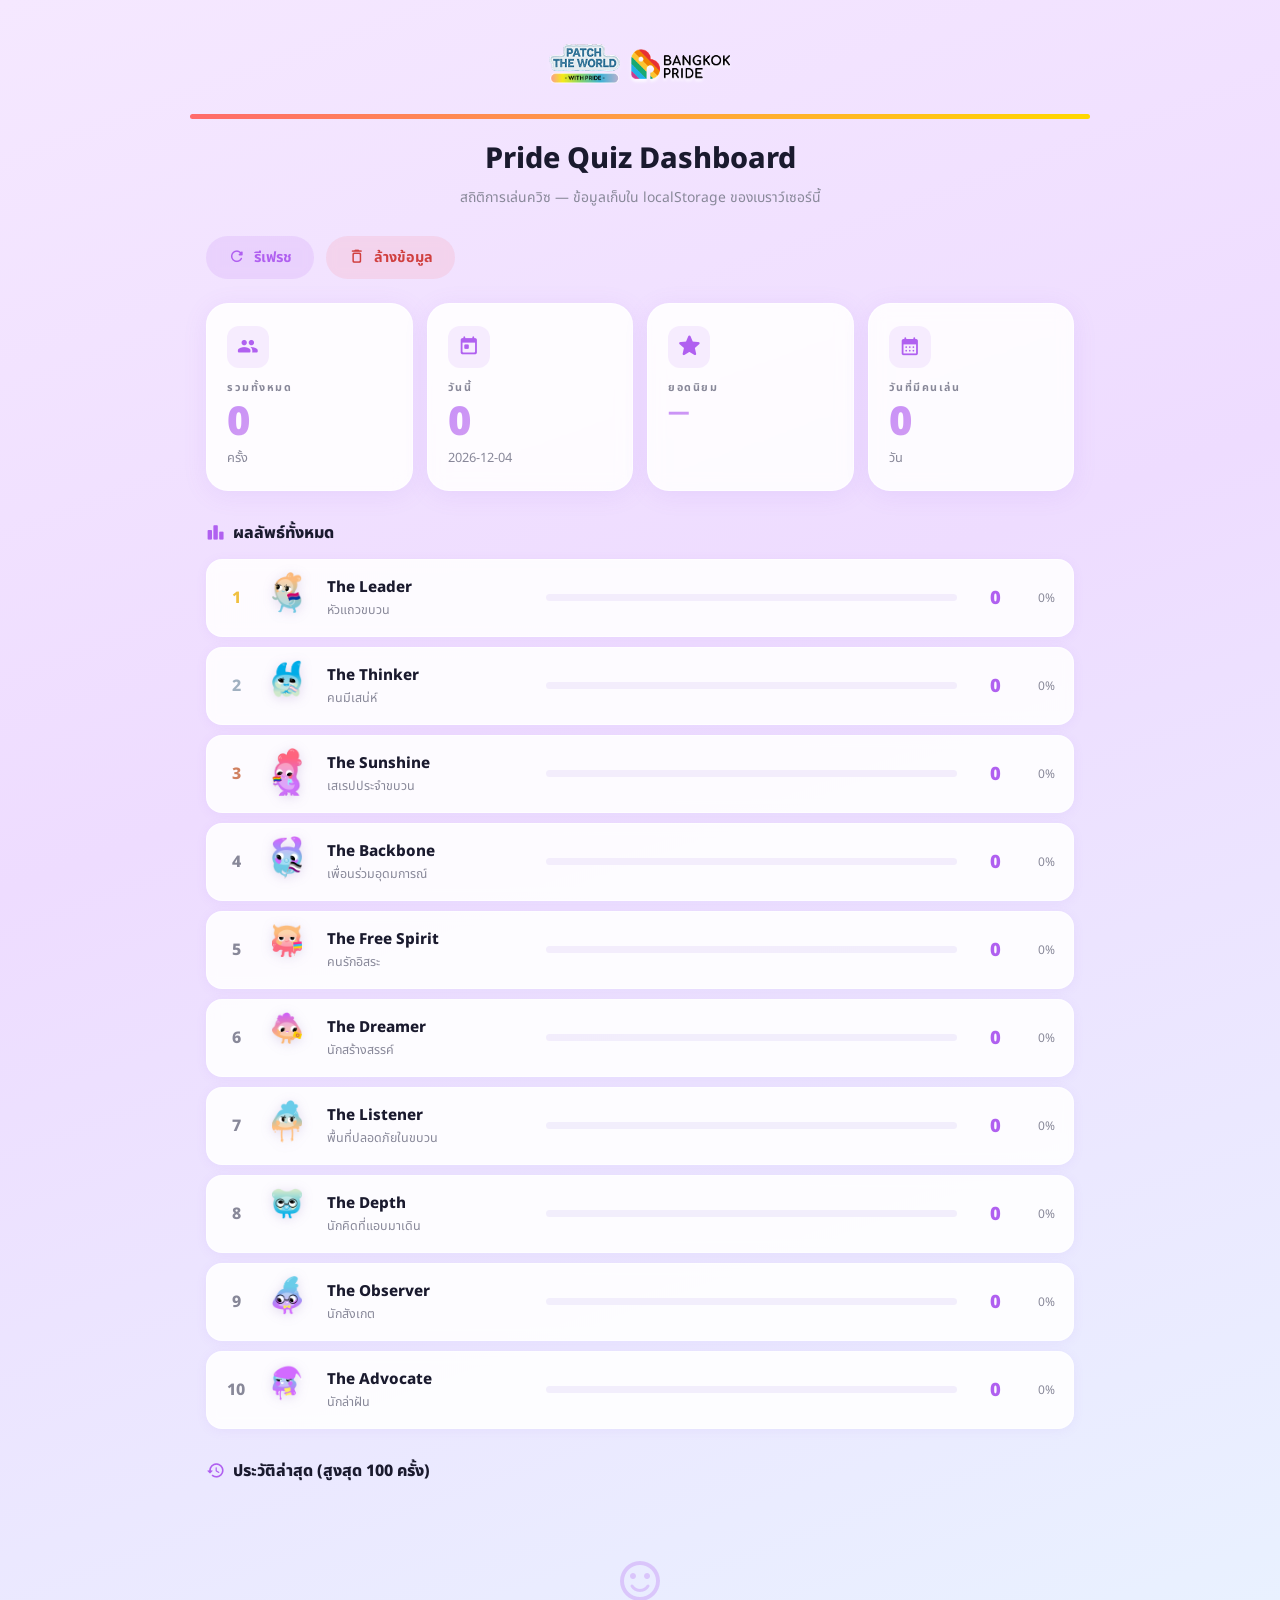
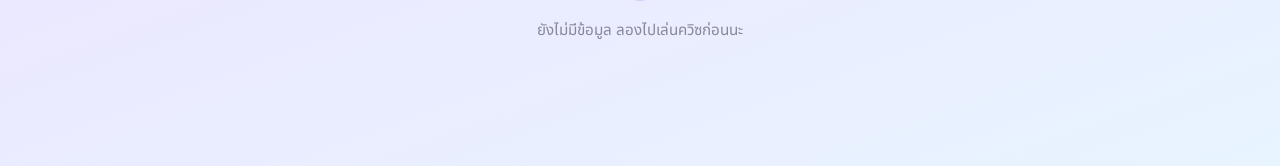
<file: admin.html>
<!DOCTYPE html>
<html lang="th">
<head>
  <meta charset="UTF-8"/>
  <meta name="viewport" content="width=device-width, initial-scale=1.0"/>
  <title>Dashboard — Pride Quiz</title>
  <link rel="preconnect" href="https://fonts.googleapis.com" crossorigin/>
  <link rel="preconnect" href="https://fonts.gstatic.com" crossorigin/>
  <link href="https://fonts.googleapis.com/css2?family=Noto+Sans+Thai:wght@300;400;700;800&display=swap" rel="stylesheet"/>
  <link href="https://fonts.googleapis.com/icon?family=Material+Icons+Round" rel="stylesheet"/>
  <style>
    :root {
      --bg-top:   #f5e8ff;
      --bg-mid:   #eedcff;
      --bg-bot:   #e8f4ff;
      --card-bg:  rgba(255,255,255,0.88);
      --text-dark: #1a1a2e;
      --text-mid:  #444466;
      --text-light:#888899;
      --purple:    #b060f0;
      --purple-soft: rgba(176,96,240,0.10);
      --rainbow: linear-gradient(90deg,
        #ff6b6b 0%, #ffa040 17%, #ffd700 33%,
        #60d060 50%, #60a0ff 67%, #b060ff 83%, #ff60b0 100%);
      --sel-grad: linear-gradient(135deg, #c890f8 0%, #d4a0f0 40%, #f0c060 100%);
      --radius-card: 22px;
    }
    *, *::before, *::after { box-sizing: border-box; margin: 0; padding: 0; }
    body {
      font-family: 'LINE Seed Sans TH', 'Noto Sans Thai', sans-serif;
      background: linear-gradient(160deg, var(--bg-top) 0%, var(--bg-mid) 40%, var(--bg-bot) 100%);
      min-height: 100vh;
      color: var(--text-dark);
      padding-bottom: 64px;
    }

    /* ── HEADER ── */
    .dash-header {
      display: flex;
      flex-direction: column;
      align-items: center;
      padding: 36px 24px 0;
    }
    .dash-logo { width: 200px; height: auto; display: block; }

    .rainbow-bar {
      height: 5px;
      background: var(--rainbow);
      background-size: 300% 100%;
      border-radius: 100px;
      animation: rbScroll 3s linear infinite;
      margin-top: 20px;
      width: 100%;
      max-width: 900px;
    }
    @keyframes rbScroll {
      0%   { background-position: 0% 0%; }
      100% { background-position: 300% 0%; }
    }

    .dash-titles {
      text-align: center;
      margin-top: 18px;
    }
    .dash-title {
      font-size: clamp(1.4rem, 4vw, 1.8rem);
      font-weight: 800;
      color: var(--text-dark);
    }
    .dash-sub {
      font-size: 0.87rem;
      color: var(--text-light);
      margin-top: 6px;
    }

    /* ── WRAP ── */
    .wrap { max-width: 900px; margin: 0 auto; padding: 0 16px; }

    /* ── ACTIONS ── */
    .actions {
      display: flex;
      gap: 12px;
      margin: 28px 0 24px;
      flex-wrap: wrap;
    }
    .btn {
      font-family: 'LINE Seed Sans TH', 'Noto Sans Thai', sans-serif;
      font-size: 0.9rem;
      font-weight: 700;
      border: none;
      border-radius: 100px;
      padding: 11px 22px;
      cursor: pointer;
      display: inline-flex;
      align-items: center;
      gap: 8px;
      transition: transform 0.15s, box-shadow 0.15s;
      backdrop-filter: blur(6px);
    }
    .btn:hover  { transform: translateY(-2px); box-shadow: 0 6px 20px rgba(140,80,220,0.18); }
    .btn:active { transform: scale(0.97); }
    .btn .material-icons-round { font-size: 1.1rem; line-height: 1; }
    .btn-refresh { background: rgba(176,96,240,0.13); color: var(--purple); }
    .btn-clear   { background: rgba(255,80,80,0.10);  color: #d04040; }

    /* ── STAT CARDS ── */
    .grid {
      display: grid;
      grid-template-columns: repeat(auto-fit, minmax(185px, 1fr));
      gap: 14px;
      margin-bottom: 30px;
    }
    .stat-card {
      background: var(--card-bg);
      border-radius: var(--radius-card);
      padding: 22px 20px;
      box-shadow: 0 4px 24px rgba(160,100,240,0.10);
      backdrop-filter: blur(8px);
      border: 1px solid rgba(255,255,255,0.7);
    }
    .stat-icon {
      width: 42px; height: 42px;
      border-radius: 12px;
      background: var(--purple-soft);
      display: flex;
      align-items: center;
      justify-content: center;
      margin-bottom: 12px;
    }
    .stat-icon .material-icons-round { font-size: 1.35rem; color: var(--purple); }
    .stat-icon img { width: 36px; height: 36px; object-fit: contain; }
    .stat-label {
      font-size: 0.67rem;
      font-weight: 700;
      letter-spacing: 1.5px;
      text-transform: uppercase;
      color: var(--text-light);
      margin-bottom: 6px;
    }
    .stat-val {
      font-size: 2.5rem;
      font-weight: 900;
      background: var(--sel-grad);
      -webkit-background-clip: text;
      -webkit-text-fill-color: transparent;
      background-clip: text;
      line-height: 1.05;
    }
    .stat-val.sm { font-size: 1.35rem; }
    .stat-sub { font-size: 0.8rem; color: var(--text-light); margin-top: 4px; }

    /* ── SECTION TITLE ── */
    .section-title {
      font-size: 1rem;
      font-weight: 800;
      color: var(--text-dark);
      margin-bottom: 14px;
      display: flex;
      align-items: center;
      gap: 8px;
    }
    .section-title .material-icons-round { font-size: 1.2rem; color: var(--purple); }

    /* ── CHARACTER LIST ── */
    .char-list { display: flex; flex-direction: column; gap: 10px; margin-bottom: 30px; }
    .char-row {
      background: var(--card-bg);
      border-radius: 16px;
      padding: 12px 18px;
      display: flex;
      align-items: center;
      gap: 14px;
      box-shadow: 0 2px 12px rgba(160,100,240,0.07);
      backdrop-filter: blur(6px);
      border: 1px solid rgba(255,255,255,0.6);
      transition: transform 0.15s;
    }
    .char-row:hover { transform: translateX(4px); }
    .char-rank {
      font-size: 1rem;
      font-weight: 800;
      color: var(--text-light);
      min-width: 22px;
      text-align: center;
      flex-shrink: 0;
    }
    .char-rank.gold   { color: #f0c040; }
    .char-rank.silver { color: #a0b0c0; }
    .char-rank.bronze { color: #d08060; }
    .char-img {
      width: 52px; height: 52px;
      object-fit: contain;
      flex-shrink: 0;
      filter: drop-shadow(0 2px 6px rgba(100,60,160,0.18));
    }
    .char-info { flex: 1; min-width: 0; }
    .char-name { font-weight: 800; font-size: 0.95rem; margin-bottom: 2px; white-space: nowrap; overflow: hidden; text-overflow: ellipsis; }
    .char-thai { font-size: 0.78rem; color: var(--text-light); }
    .char-bar-wrap {
      flex: 2;
      background: rgba(200,180,240,0.2);
      border-radius: 100px;
      height: 7px;
      overflow: hidden;
    }
    .char-bar {
      height: 100%;
      border-radius: 100px;
      background: var(--rainbow);
      background-size: 300% 100%;
      animation: rbScroll 3s linear infinite;
      transition: width 1.2s cubic-bezier(0.34,1.56,0.64,1);
    }
    .char-count { font-size: 1.15rem; font-weight: 900; color: var(--purple); min-width: 30px; text-align: right; }
    .char-pct   { font-size: 0.75rem; color: var(--text-light); min-width: 40px; text-align: right; }

    /* ── LOG TABLE ── */
    .table-wrap {
      background: var(--card-bg);
      border-radius: var(--radius-card);
      overflow: hidden;
      box-shadow: 0 4px 24px rgba(160,100,240,0.08);
      backdrop-filter: blur(8px);
      border: 1px solid rgba(255,255,255,0.6);
    }
    table { width: 100%; border-collapse: collapse; }
    th {
      font-size: 0.68rem;
      font-weight: 800;
      letter-spacing: 1.5px;
      text-transform: uppercase;
      color: var(--text-light);
      padding: 14px 18px;
      text-align: left;
      border-bottom: 1px solid rgba(200,180,240,0.22);
    }
    td {
      padding: 11px 18px;
      font-size: 0.88rem;
      border-bottom: 1px solid rgba(200,180,240,0.10);
      vertical-align: middle;
    }
    tr:last-child td { border-bottom: none; }
    tr:hover td { background: rgba(200,180,255,0.06); }
    .tag {
      display: inline-block;
      font-size: 0.72rem;
      font-weight: 700;
      padding: 3px 12px;
      border-radius: 100px;
      background: rgba(176,96,255,0.12);
      color: var(--purple);
    }
    .log-img {
      width: 32px; height: 32px;
      object-fit: contain;
      vertical-align: middle;
      margin-right: 8px;
      filter: drop-shadow(0 1px 4px rgba(100,60,160,0.15));
    }

    /* ── EMPTY STATE ── */
    .empty {
      text-align: center;
      padding: 60px 24px;
      color: var(--text-light);
    }
    .empty .material-icons-round {
      font-size: 3rem;
      display: block;
      margin-bottom: 14px;
      color: rgba(176,96,240,0.28);
    }
    .empty p { font-size: 0.95rem; }

    /* ── RESPONSIVE ── */
    @media (max-width: 520px) {
      .char-bar-wrap { display: none; }
      .char-pct { display: none; }
      td:nth-child(3) { display: none; }
      th:nth-child(3) { display: none; }
    }
  </style>
</head>
<body>

<div class="dash-header">
  <img src="images/logopride.png" class="dash-logo" alt="Pride Quiz Logo"/>
  <div class="rainbow-bar"></div>
  <div class="dash-titles">
    <h1 class="dash-title">Pride Quiz Dashboard</h1>
    <p class="dash-sub">สถิติการเล่นควิซ — ข้อมูลเก็บใน localStorage ของเบราว์เซอร์นี้</p>
  </div>
</div>

<div class="wrap">
  <div class="actions">
    <button class="btn btn-refresh" onclick="load()">
      <span class="material-icons-round">refresh</span>รีเฟรช
    </button>
    <button class="btn btn-clear" onclick="clearAll()">
      <span class="material-icons-round">delete_outline</span>ล้างข้อมูล
    </button>
  </div>

  <div class="grid" id="summaryGrid"></div>

  <div class="section-title">
    <span class="material-icons-round">leaderboard</span>
    ผลลัพธ์ทั้งหมด
  </div>
  <div class="char-list" id="charList"></div>

  <div class="section-title">
    <span class="material-icons-round">history</span>
    ประวัติล่าสุด (สูงสุด 100 ครั้ง)
  </div>
  <div id="logWrap"></div>
</div>

<script src="data.js"></script>
<script src="tracker.js"></script>
<script>
function load() {
  const stats = getStats();
  renderSummary(stats);
  renderChars(stats);
  renderLog(stats);
}

function renderSummary(s) {
  const total = s.total || 0;
  const today = new Date().toISOString().split('T')[0];
  const todayCnt = (s.daily || {})[today] || 0;
  const days = Object.keys(s.daily || {}).length;
  let topName = '—', topImgTag = '<span class="material-icons-round" style="font-size:1.8rem;color:var(--purple)">star</span>';
  if (s.characters) {
    const top = Object.entries(s.characters).sort((a, b) => b[1] - a[1])[0];
    if (top && CHARACTERS[top[0]]) {
      topName = CHARACTERS[top[0]].name;
      if (CHARACTERS[top[0]].image) {
        topImgTag = `<img src="images/${encodeURIComponent(CHARACTERS[top[0]].image)}" style="width:36px;height:36px;object-fit:contain;" alt=""/>`;
      }
    }
  }
  document.getElementById('summaryGrid').innerHTML = `
    <div class="stat-card">
      <div class="stat-icon"><span class="material-icons-round">group</span></div>
      <div class="stat-label">รวมทั้งหมด</div>
      <div class="stat-val">${total}</div>
      <div class="stat-sub">ครั้ง</div>
    </div>
    <div class="stat-card">
      <div class="stat-icon"><span class="material-icons-round">today</span></div>
      <div class="stat-label">วันนี้</div>
      <div class="stat-val">${todayCnt}</div>
      <div class="stat-sub">${today}</div>
    </div>
    <div class="stat-card">
      <div class="stat-icon">${topImgTag}</div>
      <div class="stat-label">ยอดนิยม</div>
      <div class="stat-val sm">${topName}</div>
    </div>
    <div class="stat-card">
      <div class="stat-icon"><span class="material-icons-round">calendar_month</span></div>
      <div class="stat-label">วันที่มีคนเล่น</div>
      <div class="stat-val">${days}</div>
      <div class="stat-sub">วัน</div>
    </div>
  `;
}

function renderChars(s) {
  const cc = s.characters || {};
  const total = s.total || 1;
  const sorted = Object.values(CHARACTERS).map(c => ({
    ...c,
    count: cc[c.id] || 0,
    pct: Math.round(((cc[c.id] || 0) / total) * 100),
  })).sort((a, b) => b.count - a.count);
  const max = sorted[0]?.count || 1;
  const rankClass = i => i === 0 ? 'gold' : i === 1 ? 'silver' : i === 2 ? 'bronze' : '';

  document.getElementById('charList').innerHTML = sorted.map((c, i) => `
    <div class="char-row">
      <div class="char-rank ${rankClass(i)}">${i + 1}</div>
      ${c.image
        ? `<img src="images/${encodeURIComponent(c.image)}" class="char-img" alt="${c.name}"/>`
        : `<div style="width:52px;height:52px;border-radius:50%;background:${c.gradient};flex-shrink:0;"></div>`}
      <div class="char-info">
        <div class="char-name">${c.name}</div>
        <div class="char-thai">${c.thai}</div>
      </div>
      <div class="char-bar-wrap">
        <div class="char-bar" style="width:${max > 0 ? (c.count / max) * 100 : 0}%"></div>
      </div>
      <div class="char-count">${c.count}</div>
      <div class="char-pct">${c.pct}%</div>
    </div>
  `).join('');
}

function renderLog(s) {
  const sessions = s.sessions || [];
  const el = document.getElementById('logWrap');
  if (!sessions.length) {
    el.innerHTML = `
      <div class="empty">
        <span class="material-icons-round">sentiment_satisfied_alt</span>
        <p>ยังไม่มีข้อมูล ลองไปเล่นควิซก่อนนะ</p>
      </div>`;
    return;
  }
  el.innerHTML = `
    <div class="table-wrap">
      <table>
        <thead>
          <tr>
            <th>#</th>
            <th>คาแรกเตอร์</th>
            <th>ชื่อไทย</th>
            <th>วันที่/เวลา</th>
          </tr>
        </thead>
        <tbody>
          ${sessions.map((sess, i) => {
            const c = CHARACTERS[sess.charId];
            return `<tr>
              <td style="color:var(--text-light);font-weight:700;">${i + 1}</td>
              <td>
                ${c?.image ? `<img src="images/${encodeURIComponent(c.image)}" class="log-img" alt=""/>` : ''}
                <span class="tag">${sess.charName}</span>
              </td>
              <td style="color:var(--text-light);font-size:0.82rem;">${c?.thai || '—'}</td>
              <td style="color:var(--text-light);font-size:0.82rem;">${sess.date}</td>
            </tr>`;
          }).join('')}
        </tbody>
      </table>
    </div>`;
}

function clearAll() {
  if (confirm('ล้างข้อมูลทั้งหมด?')) {
    localStorage.removeItem('pride_quiz_v2_stats');
    load();
  }
}

load();
setInterval(load, 30000);
</script>
</body>
</html>
</file>
